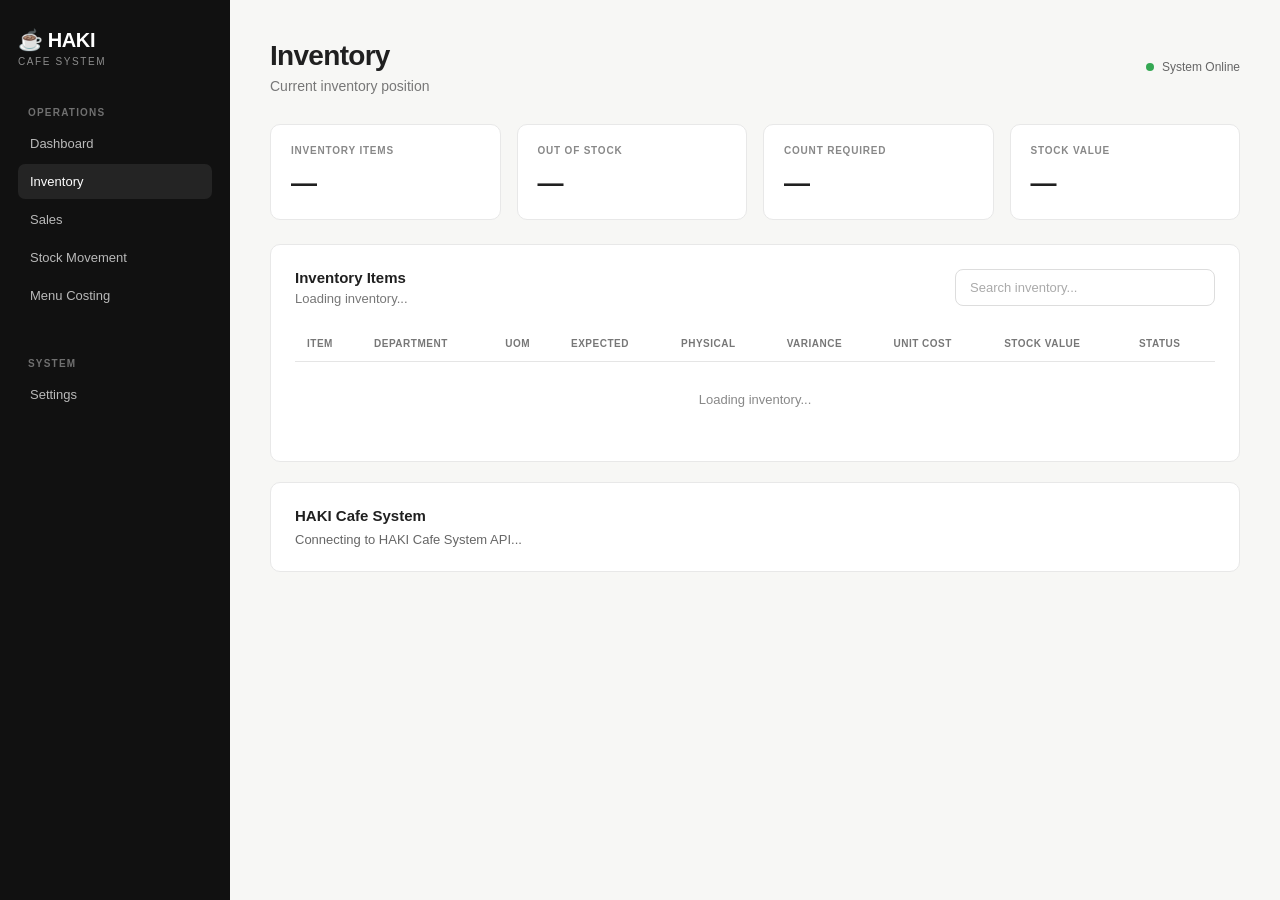
<file: inventory.html>
<!DOCTYPE html>
<html lang="en">

<head>

  <meta charset="UTF-8">

  <meta
    name="viewport"
    content="width=device-width, initial-scale=1.0"
  >

  <title>Inventory | HAKI Cafe System</title>

  <link
    rel="stylesheet"
    href="css/style.css"
  >

</head>


<body>


  <!-- SIDEBAR -->

  <aside class="sidebar">

    <div class="brand">
      ☕ HAKI
      <span>CAFE SYSTEM</span>
    </div>


    <div class="nav-title">
      Operations
    </div>


    <a
      href="index.html"
      class="nav-item"
    >
      Dashboard
    </a>


    <a
      href="inventory.html"
      class="nav-item active"
    >
      Inventory
    </a>


    <a
      href="#"
      class="nav-item"
    >
      Sales
    </a>


    <a
      href="#"
      class="nav-item"
    >
      Stock Movement
    </a>


    <a
      href="#"
      class="nav-item"
    >
      Menu Costing
    </a>


    <br>


    <div class="nav-title">
      System
    </div>


    <a
      href="#"
      class="nav-item"
    >
      Settings
    </a>

  </aside>



  <!-- MAIN -->

  <main class="main">


    <!-- HEADER -->

    <div class="header">

      <div>

        <h1>
          Inventory
        </h1>

        <p class="page-subtitle">
          Current inventory position
        </p>

      </div>


      <div class="status">

        <div class="status-dot"></div>

        <span>
          System Online
        </span>

      </div>

    </div>



    <!-- INVENTORY SUMMARY -->

    <div class="cards">


      <div class="card">

        <div class="card-label">
          INVENTORY ITEMS
        </div>

        <div
          class="card-value"
          id="inventory-count"
        >
          —
        </div>

      </div>



      <div class="card">

        <div class="card-label">
          OUT OF STOCK
        </div>

        <div
          class="card-value"
          id="out-of-stock"
        >
          —
        </div>

      </div>



      <div class="card">

        <div class="card-label">
          COUNT REQUIRED
        </div>

        <div
          class="card-value"
          id="count-required"
        >
          —
        </div>

      </div>



      <div class="card">

        <div class="card-label">
          STOCK VALUE
        </div>

        <div
          class="card-value"
          id="stock-value"
        >
          —
        </div>

      </div>

    </div>



    <!-- INVENTORY TABLE -->

    <div class="section">


      <div class="section-header">

        <div>

          <div class="section-title">
            Inventory Items
          </div>

          <div
            id="inventory-message"
            class="section-subtitle"
          >
            Loading inventory...
          </div>

        </div>


        <div>

          <input
            type="search"
            id="inventory-search"
            class="search-input"
            placeholder="Search inventory..."
          >

        </div>

      </div>



      <div class="table-container">

        <table>

          <thead>

            <tr>

              <th>
                ITEM
              </th>

              <th>
                DEPARTMENT
              </th>

              <th>
                UOM
              </th>

              <th>
                EXPECTED
              </th>

              <th>
                PHYSICAL
              </th>

              <th>
                VARIANCE
              </th>

              <th>
                UNIT COST
              </th>

              <th>
                STOCK VALUE
              </th>

              <th>
                STATUS
              </th>

            </tr>

          </thead>


          <tbody
            id="inventory-table-body"
          >

            <tr>

              <td
                colspan="9"
                class="loading"
              >
                Loading inventory...
              </td>

            </tr>

          </tbody>

        </table>

      </div>

    </div>



    <!-- SYSTEM MESSAGE -->

    <div class="section">

      <div class="section-title">
        HAKI Cafe System
      </div>

      <div id="system-message">
        Connecting to HAKI Cafe System API...
      </div>

    </div>


  </main>


  <!-- JAVASCRIPT -->

  <script src="js/config.js"></script>

  <script src="js/api.js"></script>

  <script src="js/inventory.js?v=1"></script>


</body>

</html>
</file>
<file: css/style.css>
/* ==========================================================
   HAKI CAFE SYSTEM
   GLOBAL DESIGN SYSTEM
   ========================================================== */


/* ==========================================================
   RESET
   ========================================================== */

* {
  box-sizing: border-box;
}

html {
  font-size: 16px;
}

body {
  margin: 0;
  background: #f7f7f5;
  color: #202020;
  font-family:
    -apple-system,
    BlinkMacSystemFont,
    "Segoe UI",
    Helvetica,
    Arial,
    sans-serif;
  -webkit-font-smoothing: antialiased;
}


/* ==========================================================
   LINKS
   ========================================================== */

a {
  color: inherit;
}


/* ==========================================================
   SIDEBAR
   ========================================================== */

.sidebar {
  position: fixed;
  top: 0;
  left: 0;
  bottom: 0;

  width: 230px;

  padding: 28px 18px;

  background: #111111;
  color: #ffffff;

  overflow-y: auto;
}


/* BRAND */

.brand {
  margin-bottom: 40px;

  font-size: 20px;
  font-weight: 700;

  letter-spacing: -0.02em;
}

.brand span {
  display: block;

  margin-top: 4px;

  font-size: 10px;
  font-weight: 500;

  letter-spacing: 0.16em;

  color: #8c8c8c;
}


/* NAVIGATION */

.nav-title {
  margin: 24px 10px 8px;

  font-size: 10px;
  font-weight: 600;

  text-transform: uppercase;

  letter-spacing: 0.12em;

  color: #707070;
}

.nav-item {
  display: block;

  margin-bottom: 3px;

  padding: 10px 12px;

  border-radius: 7px;

  color: #b9b9b9;

  text-decoration: none;

  font-size: 13px;
  font-weight: 500;

  transition:
    background 0.15s ease,
    color 0.15s ease;
}

.nav-item:hover {
  background: #1d1d1d;
  color: #ffffff;
}

.nav-item.active {
  background: #242424;
  color: #ffffff;
}


/* ==========================================================
   MAIN CONTENT
   ========================================================== */

.main {
  min-height: 100vh;

  margin-left: 230px;

  padding: 40px;
}


/* ==========================================================
   PAGE HEADER
   ========================================================== */

.header {
  display: flex;

  align-items: center;
  justify-content: space-between;

  gap: 20px;

  margin-bottom: 30px;
}

.header h1 {
  margin: 0;

  font-size: 28px;
  font-weight: 650;

  letter-spacing: -0.025em;
}

.page-subtitle {
  margin: 6px 0 0;

  font-size: 14px;

  color: #777777;
}


/* ==========================================================
   SYSTEM STATUS
   ========================================================== */

.status {
  display: flex;

  align-items: center;

  gap: 8px;

  font-size: 12px;

  color: #666666;

  white-space: nowrap;
}

.status-dot {
  width: 8px;
  height: 8px;

  border-radius: 50%;

  background: #35a853;
}


/* ==========================================================
   SUMMARY CARDS
   ========================================================== */

.cards {
  display: grid;

  grid-template-columns:
    repeat(4, minmax(0, 1fr));

  gap: 16px;

  margin-bottom: 24px;
}

.card {
  min-width: 0;

  padding: 20px;

  background: #ffffff;

  border: 1px solid #e8e8e8;

  border-radius: 10px;
}

.card-label {
  margin-bottom: 12px;

  font-size: 10px;
  font-weight: 600;

  letter-spacing: 0.08em;

  color: #888888;
}

.card-value {
  font-size: 26px;
  font-weight: 650;

  letter-spacing: -0.02em;
}


/* ==========================================================
   SECTIONS
   ========================================================== */

.section {
  margin-bottom: 20px;

  padding: 24px;

  background: #ffffff;

  border: 1px solid #e8e8e8;

  border-radius: 10px;
}

.section-title {
  font-size: 15px;
  font-weight: 600;
}

.section-subtitle {
  margin-top: 5px;

  font-size: 13px;

  color: #777777;
}

.section-header {
  display: flex;

  align-items: center;
  justify-content: space-between;

  gap: 20px;

  margin-bottom: 20px;
}


/* ==========================================================
   SEARCH
   ========================================================== */

.search-input {
  width: 260px;

  padding: 10px 14px;

  background: #ffffff;

  border: 1px solid #dddddd;

  border-radius: 8px;

  outline: none;

  font-family: inherit;
  font-size: 13px;

  color: #222222;

  transition:
    border-color 0.15s ease,
    box-shadow 0.15s ease;
}

.search-input::placeholder {
  color: #aaaaaa;
}

.search-input:focus {
  border-color: #999999;

  box-shadow:
    0 0 0 3px
    rgba(0, 0, 0, 0.04);
}


/* ==========================================================
   TABLE
   ========================================================== */

.table-container {
  width: 100%;

  overflow-x: auto;
}

table {
  width: 100%;

  border-collapse: collapse;

  min-width: 850px;
}

thead th {
  padding: 12px;

  border-bottom: 1px solid #e5e5e5;

  text-align: left;

  font-size: 10px;
  font-weight: 600;

  letter-spacing: 0.05em;

  color: #777777;

  white-space: nowrap;
}

tbody td {
  padding: 14px 12px;

  border-bottom: 1px solid #eeeeee;

  font-size: 13px;

  color: #333333;

  white-space: nowrap;
}

tbody tr:last-child td {
  border-bottom: none;
}

tbody tr:hover {
  background: #fafafa;
}


/* ==========================================================
   ITEM INFORMATION
   ========================================================== */

.item-name {
  font-weight: 600;

  color: #222222;
}

.item-code {
  margin-top: 4px;

  font-size: 11px;

  color: #999999;
}


/* ==========================================================
   STATUS BADGES
   ========================================================== */

.inventory-status {
  display: inline-block;

  padding: 5px 9px;

  border-radius: 20px;

  font-size: 10px;
  font-weight: 600;

  letter-spacing: 0.02em;
}

.status-neutral {
  background: #f1f1f1;

  color: #555555;
}

.status-success {
  background: #e9f7ee;

  color: #237a42;
}

.status-warning {
  background: #fff5df;

  color: #956300;
}

.status-danger {
  background: #fdeaea;

  color: #a33333;
}


/* ==========================================================
   LOADING / EMPTY STATES
   ========================================================== */

.loading {
  padding: 30px !important;

  text-align: center;

  color: #888888;

  font-size: 13px;
}


/* ==========================================================
   SYSTEM MESSAGE
   ========================================================== */

#system-message {
  margin-top: 8px;

  font-size: 13px;

  color: #666666;
}


/* ==========================================================
   BUTTONS
   ========================================================== */

button {
  font-family: inherit;
}

.btn {
  display: inline-flex;

  align-items: center;
  justify-content: center;

  gap: 8px;

  padding: 9px 14px;

  border: 1px solid #dddddd;

  border-radius: 7px;

  background: #ffffff;

  color: #333333;

  font-size: 13px;
  font-weight: 500;

  cursor: pointer;

  transition:
    background 0.15s ease,
    border-color 0.15s ease;
}

.btn:hover {
  background: #f7f7f7;

  border-color: #cccccc;
}

.btn-primary {
  background: #111111;

  border-color: #111111;

  color: #ffffff;
}

.btn-primary:hover {
  background: #252525;

  border-color: #252525;
}


/* ==========================================================
   RESPONSIVE — TABLET
   ========================================================== */

@media (max-width: 1000px) {

  .sidebar {
    width: 200px;
  }

  .main {
    margin-left: 200px;

    padding: 30px;
  }

  .cards {
    grid-template-columns:
      repeat(2, minmax(0, 1fr));
  }

}


/* ==========================================================
   RESPONSIVE — MOBILE
   ========================================================== */

@media (max-width: 700px) {

  .sidebar {
    position: relative;

    width: 100%;

    min-height: auto;

    padding: 20px;
  }

  .brand {
    margin-bottom: 20px;
  }

  .main {
    margin-left: 0;

    padding: 20px;
  }

  .header {
    align-items: flex-start;

    flex-direction: column;

    margin-bottom: 24px;
  }

  .header h1 {
    font-size: 24px;
  }

  .cards {
    grid-template-columns: 1fr;
  }

  .section {
    padding: 18px;
  }

  .section-header {
    align-items: flex-start;

    flex-direction: column;
  }

  .search-input {
    width: 100%;
  }

}
</file>
